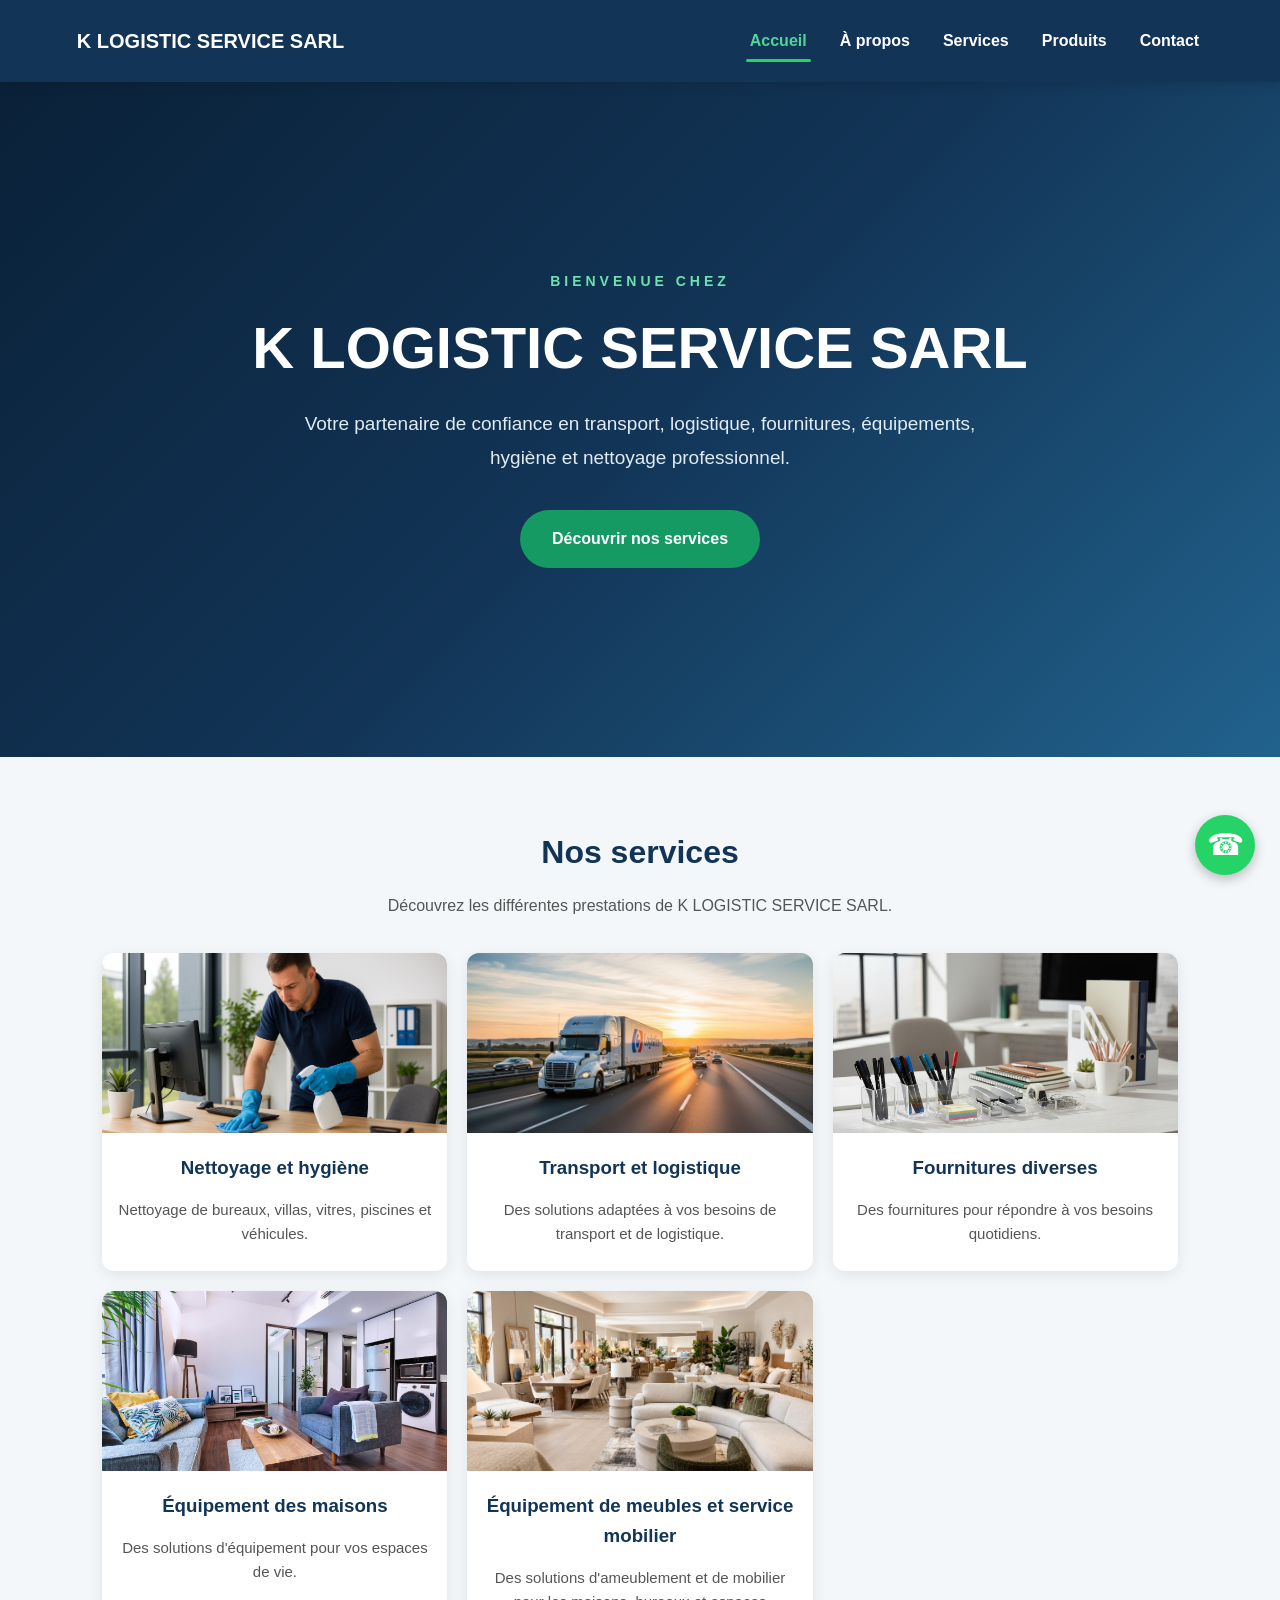
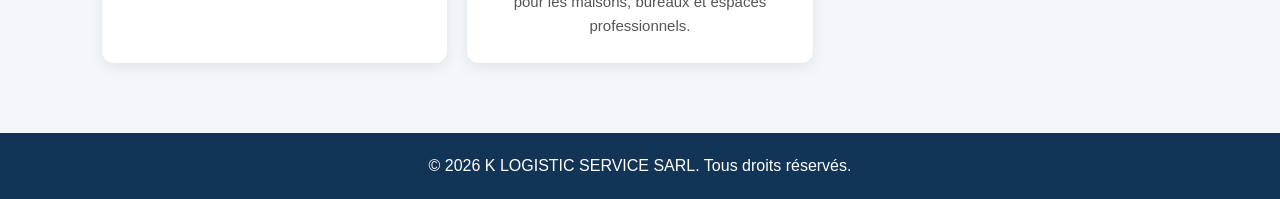
<file: index.html>
<!DOCTYPE html>
<html lang="fr">
<head>
    <meta charset="UTF-8">
    <meta name="viewport" content="width=device-width, initial-scale=1.0">
    <title>K LOGISTIC SERVICE SARL | Accueil</title>
    <link rel="stylesheet" href="styles.css">
</head>

<body>

    <!-- En-tête du site -->
    <header>
        <div class="logo">
            K LOGISTIC SERVICE SARL
        </div>

        <nav>
            <ul>
                <li><a href="index.html" class="active" aria-current="page">Accueil</a></li>
                <li><a href="apropos.html">À propos</a></li>
                <li><a href="services.html">Services</a></li>
                <li><a href="produits.html">Produits</a></li>
                <li><a href="contact.html">Contact</a></li>
            </ul>
        </nav>
    </header>

    <!-- Présentation principale -->
    <main>
        
        <section class="hero">
            <div class="hero-content">

                <span class="hero-label">
                    BIENVENUE CHEZ
                </span>

                <h1>K LOGISTIC SERVICE SARL</h1>

                <p>
                    Votre partenaire de confiance en transport,
                    logistique, fournitures, équipements,
                    hygiène et nettoyage professionnel.
                </p>

                <a href="services.html" class="btn">
                    Découvrir nos services
                </a>

            </div>
        </section>

        
<section class="services">
    <h2>Nos services</h2>

    <p class="services-intro">
        Découvrez les différentes prestations
        de K LOGISTIC SERVICE SARL.
    </p>

    <div class="services-container">

                
        <article class="service-card">
            <img src="images/nettoyage.jpg"
                alt="Nettoyage professionnel">
            <h3>Nettoyage et hygiène</h3>
            <p>
                Nettoyage de bureaux, villas, vitres,
                piscines et véhicules.
            </p>
        </article>

        <article class="service-card">
            <img src="images/transport.jpg"
                alt="Transport et logistique">
            <h3>Transport et logistique</h3>
            <p>
                Des solutions adaptées à vos besoins
                de transport et de logistique.
            </p>
        </article>

        <article class="service-card">
            <img src="images/fournitures.jpg"
                alt="Fournitures diverses">
            <h3>Fournitures diverses</h3>
            <p>
                Des fournitures pour répondre
                à vos besoins quotidiens.
            </p>
        </article>

        <article class="service-card">
            <img src="images/equipements.jpg"
                alt="Équipement des maisons">
            <h3>Équipement des maisons</h3>
            <p>
                Des solutions d'équipement
                pour vos espaces de vie.
            </p>
        </article>
        
        
        <article class="service-card">
            <img src="images/mobilier.jpg"
                alt="Équipement de meubles et service mobilier">

            <h3>Équipement de meubles et service mobilier</h3>

            <p>
                Des solutions d'ameublement et de mobilier
                pour les maisons, bureaux et espaces
                professionnels.
            </p>
        </article>

    </div>
</section>

    </main>

    <!-- Pied de page -->
    <footer>
        <p>&copy; 2026 K LOGISTIC SERVICE SARL.
        Tous droits réservés.</p>
    </footer>

<a
    href="https://wa.me/243858843440?text=Bonjour%2C%20je%20souhaite%20obtenir%20des%20informations."
    class="whatsapp-floating"
    target="_blank"
    rel="noopener noreferrer"
    aria-label="Contacter K LOGISTIC SERVICE SARL sur WhatsApp">
    <span aria-hidden="true">☎</span>
</a>

</body>
</html>
</file>
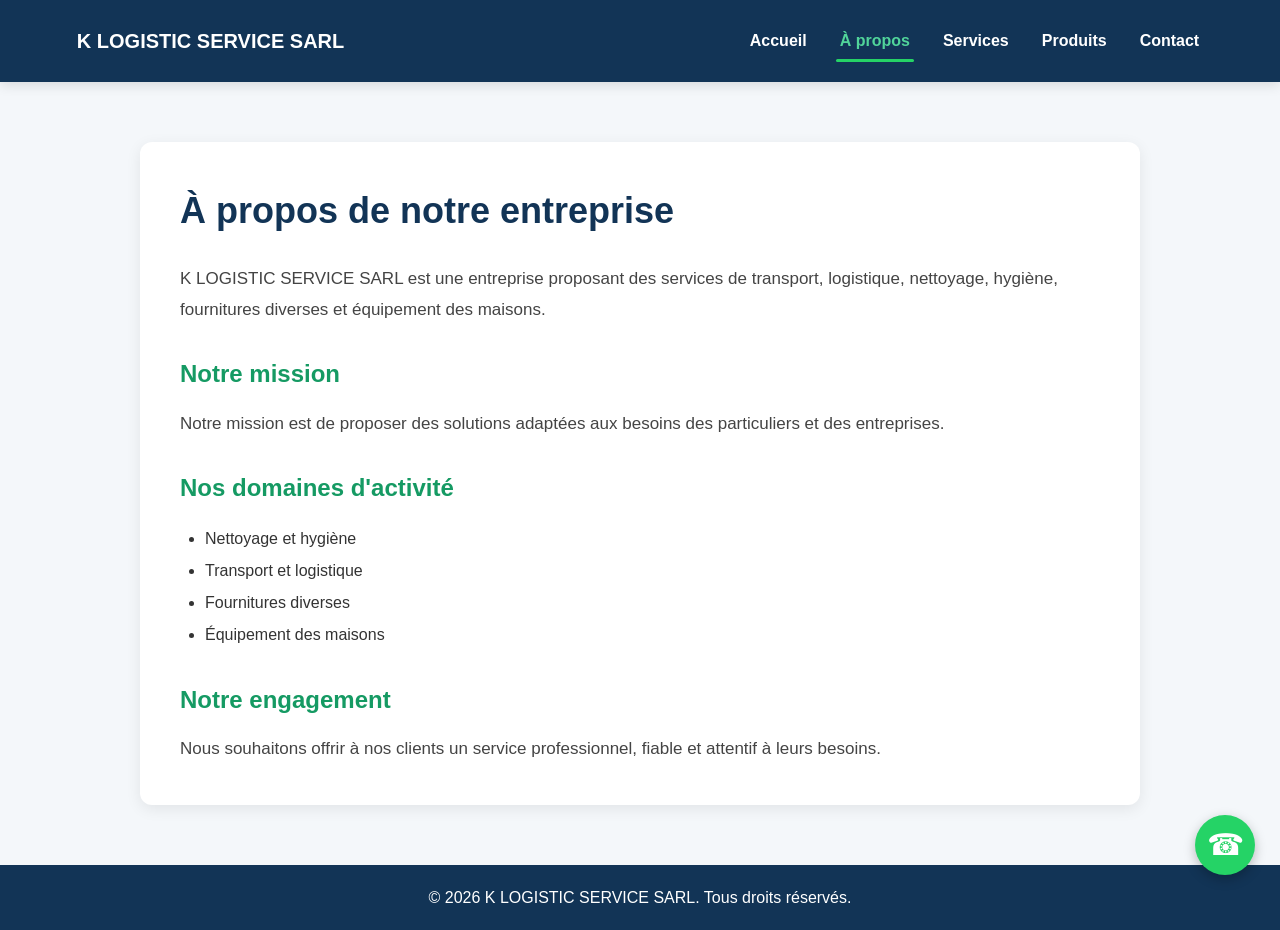
<file: apropos.html>
<!DOCTYPE html>
<html lang="fr">
<head>
    <meta charset="UTF-8">
    <meta name="viewport"
          content="width=device-width, initial-scale=1.0">
    <title>À propos | K LOGISTIC SERVICE SARL</title>
    <link rel="stylesheet" href="styles.css">
</head>

<body>

    <!-- En-tête -->
    <header>
        <div class="logo">
            K LOGISTIC SERVICE SARL
        </div>

        <nav>
            <ul>
                <li><a href="index.html">Accueil</a></li>
                <li><a href="apropos.html"class="active" aria-current="page">À propos</a></li>
                <li><a href="services.html">Services</a></li>
                <li><a href="produits.html">Produits</a></li>
                <li><a href="contact.html">Contact</a></li>
            </ul>
        </nav>
    </header>

    <!-- Présentation de l'entreprise -->
    <main>
        <section class="about">
            <h1>À propos de notre entreprise</h1>

            <p>
                K LOGISTIC SERVICE SARL est une entreprise
                proposant des services de transport,
                logistique, nettoyage, hygiène,
                fournitures diverses et équipement
                des maisons.
            </p>

            <h2>Notre mission</h2>
            <p>
                Notre mission est de proposer des
                solutions adaptées aux besoins
                des particuliers et des entreprises.
            </p>

            <h2>Nos domaines d'activité</h2>
            <ul>
                <li>Nettoyage et hygiène</li>
                <li>Transport et logistique</li>
                <li>Fournitures diverses</li>
                <li>Équipement des maisons</li>
            </ul>

            <h2>Notre engagement</h2>
            <p>
                Nous souhaitons offrir à nos clients
                un service professionnel, fiable
                et attentif à leurs besoins.
            </p>
        </section>
    </main>

    <!-- Pied de page -->
    <footer>
        <p>
            &copy; 2026 K LOGISTIC SERVICE SARL.
            Tous droits réservés.
        </p>
    </footer>

<!-- Bouton WhatsApp flottant -->
<a
    href="https://wa.me/243858843440?text=Bonjour%2C%20je%20souhaite%20obtenir%20des%20informations."
    class="whatsapp-floating"
    target="_blank"
    rel="noopener noreferrer"
    aria-label="Nous contacter sur WhatsApp">
    <span aria-hidden="true">☎</span>
</a>

</body>
</html>
</file>
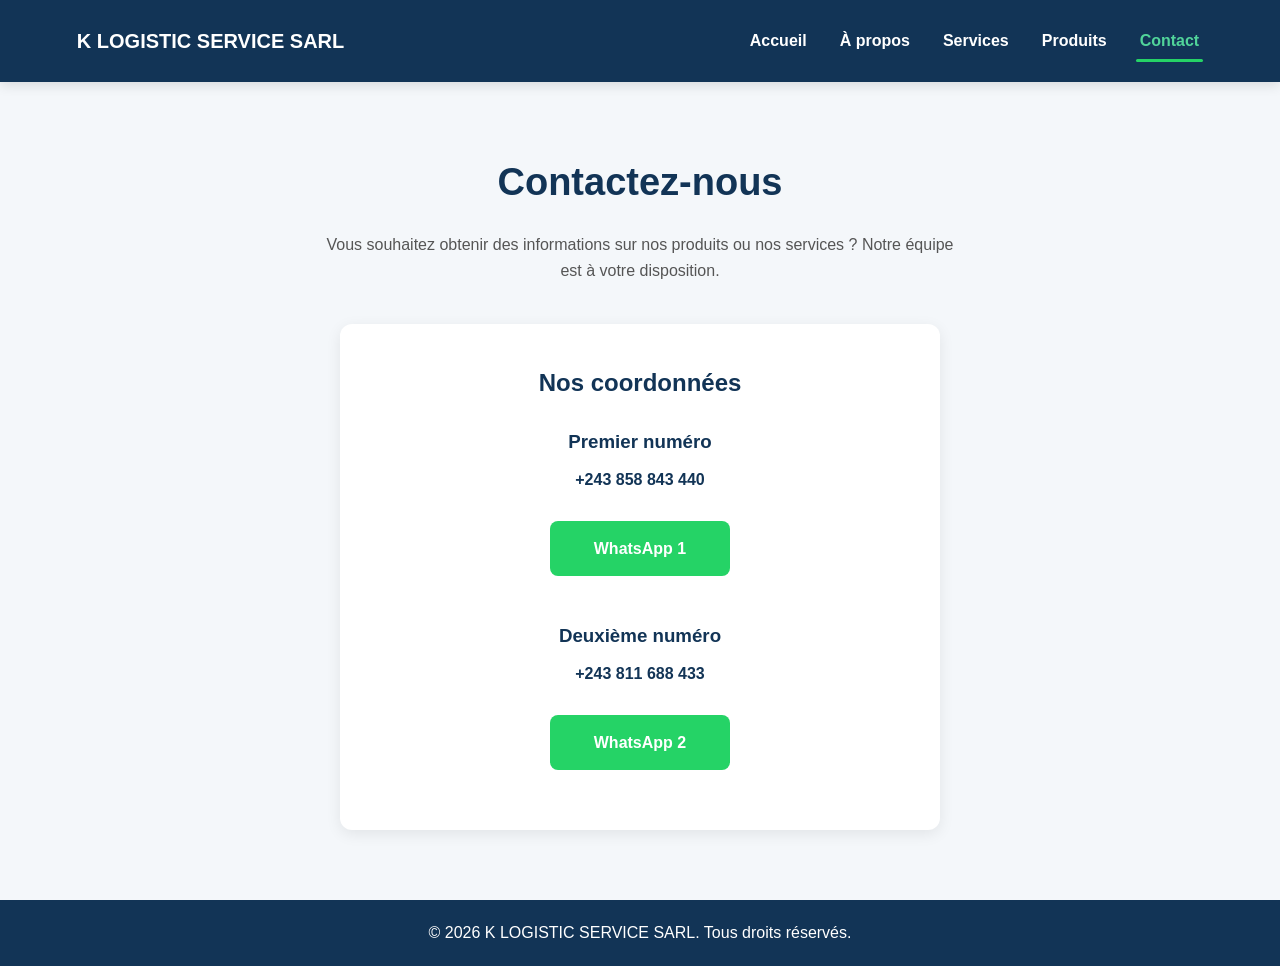
<file: contact.html>
<!DOCTYPE html>
<html lang="fr">
<head>
    <meta charset="UTF-8">
    <meta name="viewport"
          content="width=device-width, initial-scale=1.0">
    <title>Contact | K LOGISTIC SERVICE SARL</title>
    <link rel="stylesheet" href="styles.css">
</head>

<body>

    <header>
        <div class="logo">
            K LOGISTIC SERVICE SARL
        </div>

        <nav>
            <ul>
                <li><a href="index.html">Accueil</a></li>
                <li><a href="apropos.html">À propos</a></li>
                <li><a href="services.html">Services</a></li>
                <li><a href="produits.html">Produits</a></li>
                <li><a href="contact.html"class="active" aria-current="page">Contact</a></li>
            </ul>
        </nav>
    </header>

    <main>
        <section class="contact-page">

            <h1>Contactez-nous</h1>

            <p class="contact-intro">
                Vous souhaitez obtenir des informations
                sur nos produits ou nos services ?
                Notre équipe est à votre disposition.
            </p>

            <div class="contact-card">

                
                <h2>Nos coordonnées</h2>

                <h3>Premier numéro</h3>
                <p>
                    <a href="tel:+243858843440">
                        +243 858 843 440
                    </a>
                </p>

                <a
                    href="https://wa.me/243858843440?text=Bonjour%2C%20je%20souhaite%20obtenir%20des%20informations."
                    class="whatsapp-btn"
                    target="_blank"
                    rel="noopener noreferrer">
                    WhatsApp 1
                </a>

                <h3>Deuxième numéro</h3>
                <p>
                    <a href="tel:+243811688433">
                        +243 811 688 433
                    </a>
                </p>

                <a
                    href="https://wa.me/243811688433?text=Bonjour%2C%20je%20souhaite%20obtenir%20des%20informations."
                    class="whatsapp-btn"
                    target="_blank"
                    rel="noopener noreferrer">
                    WhatsApp 2
                </a>

            </div>

        </section>
    </main>

    <footer>
        <p>
            &copy; 2026 K LOGISTIC SERVICE SARL.
            Tous droits réservés.
        </p>
    </footer>

</body>
</html>
</file>
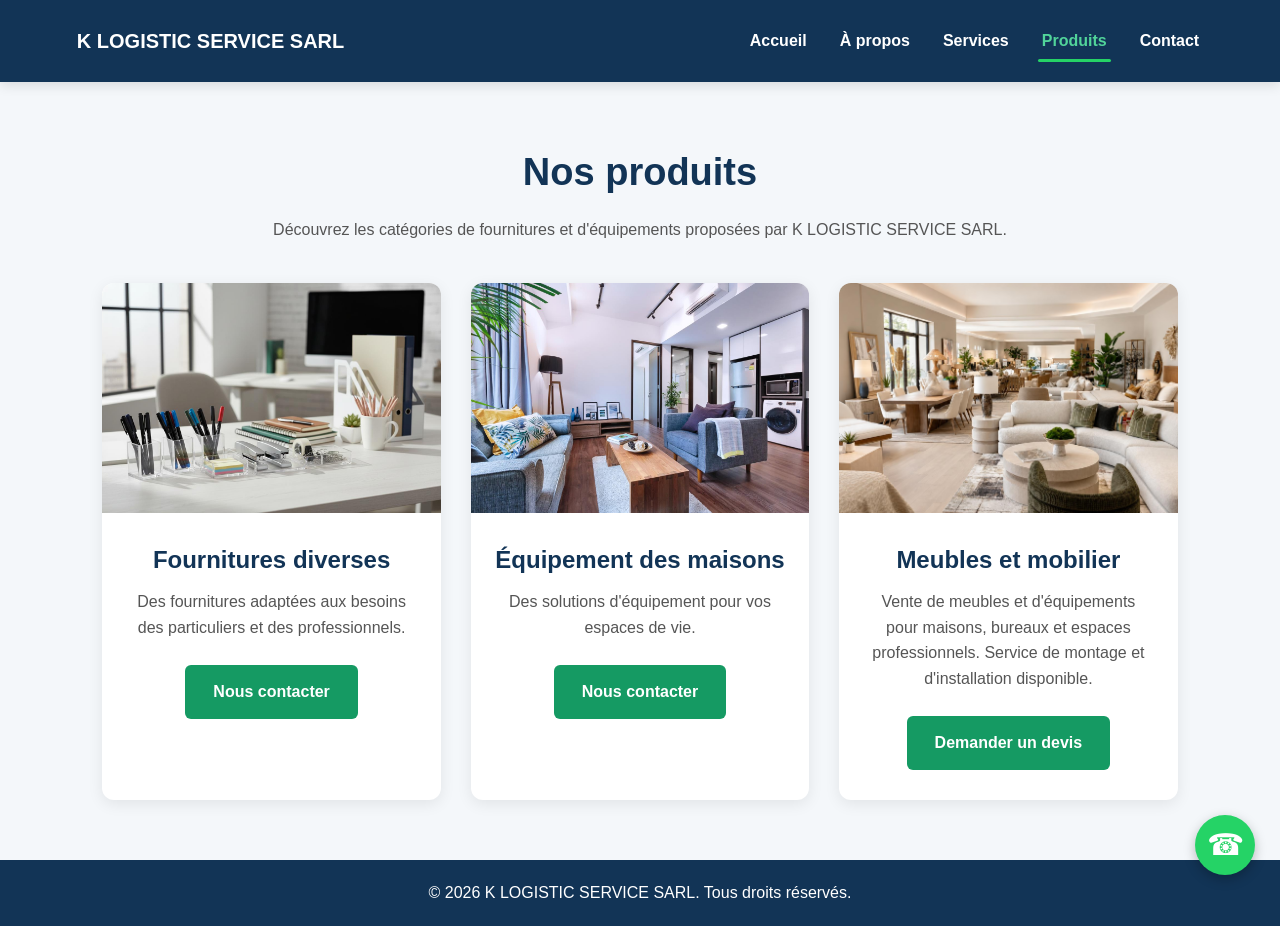
<file: produits.html>
<!DOCTYPE html>
<html lang="fr">
<head>
    <meta charset="UTF-8">
    <meta name="viewport"
          content="width=device-width, initial-scale=1.0">
    <title>Nos produits | K LOGISTIC SERVICE SARL</title>
    <link rel="stylesheet" href="styles.css">
</head>
<body>

    <header>
        <div class="logo">K LOGISTIC SERVICE SARL</div>

        <nav>
            <ul>
                <li><a href="index.html">Accueil</a></li>
                <li><a href="apropos.html">À propos</a></li>
                <li><a href="services.html">Services</a></li>
                <li><a href="produits.html"class="active" aria-current="page">Produits</a></li>
                <li><a href="contact.html">Contact</a></li>
            </ul>
        </nav>
    </header>

    <main>
        <section class="products-page">

            <h1>Nos produits</h1>

            <p class="products-intro">
                Découvrez les catégories de fournitures
                et d'équipements proposées par
                K LOGISTIC SERVICE SARL.
            </p>

            <div class="products-grid">

                <article class="product-card">
                    <img src="images/fournitures.jpg"
                         alt="Fournitures diverses">

                    <h2>Fournitures diverses</h2>

                    <p>
                        Des fournitures adaptées aux
                        besoins des particuliers
                        et des professionnels.
                    </p>

                    <a href="contact.html" class="btn">
                        Nous contacter
                    </a>
                </article>

                <article class="product-card">
                    <img src="images/equipements.jpg"
                         alt="Équipement des maisons">

                    <h2>Équipement des maisons</h2>

                    <p>
                        Des solutions d'équipement
                        pour vos espaces de vie.
                    </p>

                    <a href="contact.html" class="btn">
                        Nous contacter
                    </a>
                </article>
                
                <article class="product-card">
                    <img src="images/mobilier.jpg"
                        alt="Meubles et mobilier">

                    <h2>Meubles et mobilier</h2>

                    <p>
                        Vente de meubles et d'équipements
                        pour maisons, bureaux et
                        espaces professionnels.
                        Service de montage et
                        d'installation disponible.
                    </p>

                    <a href="contact.html" class="btn">
                        Demander un devis
                    </a>
                </article>


            </div>
        </section>
    </main>

    <footer>
        <p>
            &copy; 2026 K LOGISTIC SERVICE SARL.
            Tous droits réservés.
        </p>
    </footer>

<!-- Bouton WhatsApp flottant -->
<a
    href="https://wa.me/243858843440?text=Bonjour%2C%20je%20souhaite%20obtenir%20des%20informations."
    class="whatsapp-floating"
    target="_blank"
    rel="noopener noreferrer"
    aria-label="Nous contacter sur WhatsApp">
    <span aria-hidden="true">☎</span>
</a>

</body>
</html>
</file>
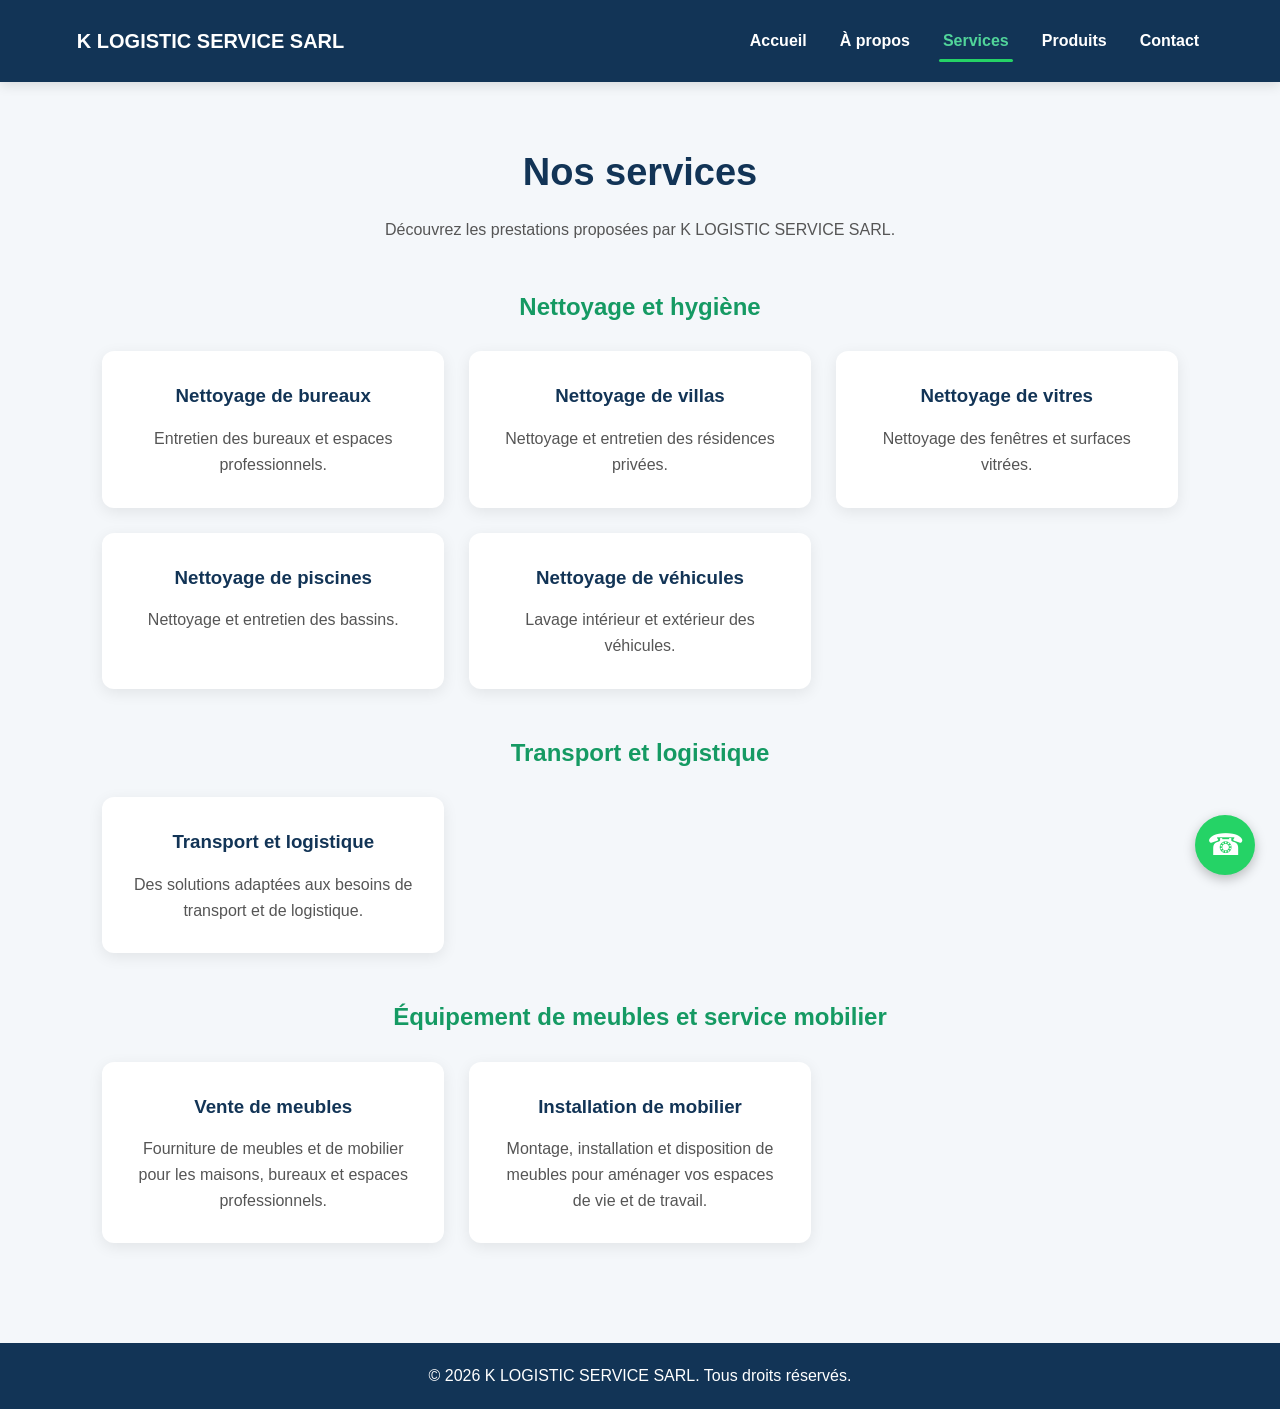
<file: services.html>
<!DOCTYPE html>
<html lang="fr">
<head>
    <meta charset="UTF-8">
    <meta name="viewport"
          content="width=device-width, initial-scale=1.0">
    <title>Nos services | K LOGISTIC SERVICE SARL</title>
    <link rel="stylesheet" href="styles.css">
</head>

<body>

    <header>
        <div class="logo">
            K LOGISTIC SERVICE SARL
        </div>

        <nav>
            <ul>
                <li><a href="index.html">Accueil</a></li>
                <li><a href="apropos.html">À propos</a></li>
                <li><a href="services.html"class="active" aria-current="page">Services</a></li>
                <li><a href="produits.html">Produits</a></li>
                <li><a href="contact.html">Contact</a></li>
            </ul>
        </nav>
    </header>

    <main>

        <section class="services-page">
            <h1>Nos services</h1>
            <p>
                Découvrez les prestations proposées
                par K LOGISTIC SERVICE SARL.
            </p>

            <h2>Nettoyage et hygiène</h2>

            <div class="services-grid">

                <article class="service-detail">
                    <h3>Nettoyage de bureaux</h3>
                    <p>
                        Entretien des bureaux et
                        espaces professionnels.
                    </p>
                </article>

                <article class="service-detail">
                    <h3>Nettoyage de villas</h3>
                    <p>
                        Nettoyage et entretien
                        des résidences privées.
                    </p>
                </article>

                <article class="service-detail">
                    <h3>Nettoyage de vitres</h3>
                    <p>
                        Nettoyage des fenêtres
                        et surfaces vitrées.
                    </p>
                </article>

                <article class="service-detail">
                    <h3>Nettoyage de piscines</h3>
                    <p>
                        Nettoyage et entretien
                        des bassins.
                    </p>
                </article>

                <article class="service-detail">
                    <h3>Nettoyage de véhicules</h3>
                    <p>
                        Lavage intérieur et extérieur
                        des véhicules.
                    </p>
                </article>

            </div>

            <h2>Transport et logistique</h2>

            <div class="services-grid">
                <article class="service-detail">
                    <h3>Transport et logistique</h3>
                    <p>
                        Des solutions adaptées
                        aux besoins de transport
                        et de logistique.
                    </p>
                </article>
            </div>

            
            <h2>Équipement de meubles et service mobilier</h2>

            <div class="services-grid">

                <article class="service-detail">
                    <h3>Vente de meubles</h3>
                    <p>
                        Fourniture de meubles et de mobilier
                        pour les maisons, bureaux et
                        espaces professionnels.
                    </p>
                </article>

                <article class="service-detail">
                    <h3>Installation de mobilier</h3>
                    <p>
                        Montage, installation et disposition
                        de meubles pour aménager vos
                        espaces de vie et de travail.
                    </p>
                </article>

            </div>


        </section>

    </main>

    <footer>
        <p>
            &copy; 2026 K LOGISTIC SERVICE SARL.
            Tous droits réservés.
        </p>
    </footer>

<!-- Bouton WhatsApp flottant -->
<a
    href="https://wa.me/243858843440?text=Bonjour%2C%20je%20souhaite%20obtenir%20des%20informations."
    class="whatsapp-floating"
    target="_blank"
    rel="noopener noreferrer"
    aria-label="Nous contacter sur WhatsApp">
    <span aria-hidden="true">☎</span>
</a>

</body>
</html>
</file>
<file: styles.css>
/* Configuration générale */
* {
    margin: 0;
    padding: 0;
    box-sizing: border-box;
}

body {
    font-family: Arial, sans-serif;
    background-color: #f4f7fa;
    color: #333;
    line-height: 1.6;
}

/* En-tête */
header {
    background-color: #123456;
    color: white;
    padding: 20px 6%;
    display: flex;
    justify-content: space-between;
    align-items: center;
    gap: 20px;
}

.logo {
    font-size: 20px;
    font-weight: bold;
}

/* Menu de navigation */
nav ul {
    display: flex;
    list-style: none;
    gap: 25px;
}

nav a {
    color: white;
    text-decoration: none;
    font-weight: bold;
}

nav a:hover {
    color: #51d49a;
}

/* Section principale */
.hero {
    min-height: 65vh;
    padding: 100px 8%;
    text-align: center;
    display: flex;
    flex-direction: column;
    justify-content: center;
    align-items: center;
    background: linear-gradient(
        135deg, #123456, #2670a4
    );
    color: white;
}

.hero h1 {
    font-size: 42px;
    margin-bottom: 20px;
}

.hero p {
    font-size: 19px;
    max-width: 700px;
    margin-bottom: 30px;
}

/* Bouton */
.btn {
    display: inline-block;
    padding: 14px 28px;
    background-color: #159a63;
    color: white;
    text-decoration: none;
    border-radius: 6px;
    font-weight: bold;
}

.btn:hover {
    background-color: #10794e;
}

/* Pied de page */
footer {
    background-color: #123456;
    color: white;
    text-align: center;
    padding: 20px;
}

/* Adaptation aux téléphones */
@media (max-width: 768px) {
    header {
        flex-direction: column;
        text-align: center;
    }

    nav ul {
        flex-wrap: wrap;
        justify-content: center;
        gap: 15px;
    }

    .hero {
        padding: 70px 5%;
    }

    .hero h1 {
        font-size: 30px;
    }
}

/* Section des services */
.services {
    padding: 70px 8%;
    text-align: center;
    background-color: #f4f7fa;
}

.services h2 {
    font-size: 32px;
    color: #123456;
    margin-bottom: 15px;
}

.services-intro {
    margin-bottom: 35px;
    color: #555;
}

.services-container {
    display: grid;
    grid-template-columns: repeat(4, 1fr);
    gap: 20px;
}

.service-card {
    background-color: white;
    padding: 30px 20px;
    border-radius: 12px;
    box-shadow: 0 4px 15px rgba(0,0,0,0.08);
    transition: transform 0.3s;
}

.service-card:hover {
    transform: translateY(-8px);
}

.service-card h3 {
    color: #123456;
    margin-bottom: 15px;
}

.service-card p {
    color: #555;
    font-size: 15px;
}

@media (max-width: 900px) {
    .services-container {
        grid-template-columns: repeat(2, 1fr);
    }
}

@media (max-width: 500px) {
    .services-container {
        grid-template-columns: 1fr;
    }
}

/* Images des cartes de services */
.service-card {
    overflow: hidden;
    padding: 0 0 25px;
}

.service-card img {
    width: 100%;
    height: 180px;
    object-fit: cover;
    display: block;
    margin-bottom: 20px;
}

.service-card h3 {
    padding: 0 15px;
}

.service-card p {
    padding: 0 15px;
}

/* Page À propos */

.about {
    max-width: 1000px;
    margin: 60px auto;
    padding: 40px;
    background-color: white;
    border-radius: 12px;
    box-shadow: 0 4px 15px rgba(0, 0, 0, 0.08);
}

.about h1 {
    color: #123456;
    font-size: 36px;
    margin-bottom: 25px;
}

.about h2 {
    color: #159a63;
    margin-top: 30px;
    margin-bottom: 15px;
}

.about p {
    font-size: 17px;
    line-height: 1.8;
    color: #444;
}

.about ul {
    padding-left: 25px;
    line-height: 2;
}

@media (max-width: 768px) {
    .about {
        margin: 20px;
        padding: 25px;
    }

    .about h1 {
        font-size: 28px;
    }
}

/* Page Services */

.services-page {
    padding: 60px 8%;
    text-align: center;
}

.services-page h1 {
    font-size: 38px;
    color: #123456;
    margin-bottom: 15px;
}

.services-page > p {
    margin-bottom: 40px;
    color: #555;
}

.services-page h2 {
    color: #159a63;
    margin: 45px 0 25px;
}

.services-grid {
    display: grid;
    grid-template-columns: repeat(3, 1fr);
    gap: 25px;
    margin-bottom: 40px;
}

.service-detail {
    background: white;
    padding: 30px;
    border-radius: 12px;
    box-shadow: 0 4px 15px rgba(0,0,0,0.08);
    transition: transform 0.3s;
}

.service-detail:hover {
    transform: translateY(-6px);
}

.service-detail h3 {
    color: #123456;
    margin-bottom: 15px;
}

.service-detail p {
    color: #555;
}

@media (max-width: 900px) {
    .services-grid {
        grid-template-columns: repeat(2, 1fr);
    }
}

@media (max-width: 600px) {
    .services-grid {
        grid-template-columns: 1fr;
    }
}

/* Page Produits */

.products-page {
    padding: 60px 8%;
    text-align: center;
}

.products-page h1 {
    font-size: 38px;
    color: #123456;
    margin-bottom: 15px;
}

.products-intro {
    color: #555;
    margin-bottom: 40px;
}

.products-grid {
    display: grid;
    grid-template-columns: repeat(2, 1fr);
    gap: 30px;
    max-width: 1000px;
    margin: 0 auto;
}

.product-card {
    background: white;
    border-radius: 12px;
    overflow: hidden;
    padding-bottom: 30px;
    box-shadow: 0 4px 15px rgba(0,0,0,0.08);
}

.product-card img {
    width: 100%;
    height: 230px;
    object-fit: cover;
}

.product-card h2 {
    color: #123456;
    margin: 20px 15px 10px;
}

.product-card p {
    color: #555;
    padding: 0 25px;
    margin-bottom: 25px;
}

@media (max-width: 650px) {
    .products-grid {
        grid-template-columns: 1fr;
    }
}

/* Page Contact */

.contact-page {
    padding: 70px 8%;
    text-align: center;
    min-height: 70vh;
}

.contact-page h1 {
    font-size: 38px;
    color: #123456;
    margin-bottom: 20px;
}

.contact-intro {
    color: #555;
    max-width: 650px;
    margin: 0 auto 40px;
}

.contact-card {
    background: white;
    max-width: 600px;
    margin: 0 auto;
    padding: 40px 25px;
    border-radius: 12px;
    box-shadow: 0 4px 15px rgba(0,0,0,0.08);
}

.contact-card h2 {
    color: #123456;
    margin-bottom: 25px;
}

.contact-card p {
    margin-bottom: 18px;
}

.contact-card a:not(.whatsapp-btn) {
    color: #123456;
    text-decoration: none;
}

.whatsapp-btn {
    display: inline-block;
    background-color: #25D366;
    color: white;
    padding: 15px 25px;
    border-radius: 8px;
    text-decoration: none;
    font-weight: bold;
    margin-top: 20px;
    transition: background-color 0.3s;
}

.whatsapp-btn:hover {
    background-color: #128C7E;
}

@media (max-width: 600px) {
    .contact-page {
        padding: 40px 5%;
    }

    .contact-page h1 {
        font-size: 30px;
    }
}

/* Bouton WhatsApp flottant */

.whatsapp-floating {
    position: fixed;
    bottom: 25px;
    right: 25px;
    width: 60px;
    height: 60px;
    background-color: #25D366;
    color: white;
    border-radius: 50%;
    display: flex;
    justify-content: center;
    align-items: center;
    font-size: 30px;
    text-decoration: none;
    box-shadow: 0 4px 12px rgba(0,0,0,0.25);
    z-index: 1000;
    transition: transform 0.3s;
}

.whatsapp-floating:hover {
    transform: scale(1.1);
}

.whatsapp-floating:focus-visible {
    outline: 3px solid #123456;
    outline-offset: 4px;
}

/* PHASE 2 : Navigation professionnelle */

header {
    position: sticky;
    top: 0;
    z-index: 100;
    box-shadow: 0 3px 12px rgba(0, 0, 0, 0.12);
}

nav a {
    display: inline-block;
    padding: 8px 4px;
    position: relative;
    transition: color 0.3s ease;
}

nav a::after {
    content: "";
    position: absolute;
    bottom: 0;
    left: 0;
    width: 0;
    height: 3px;
    background-color: #25D366;
    border-radius: 3px;
    transition: width 0.3s ease;
}

nav a:hover::after,
nav a.active::after {
    width: 100%;
}

nav a.active {
    color: #51d49a;
}

@media (prefers-reduced-motion: reduce) {
    nav a,
    nav a::after {
        transition: none;
    }
}

/* PHASE 2 : Accueil moderne */

.hero {
    min-height: 75vh;
    padding: 100px 8%;
    background: linear-gradient(
        135deg,
        #0a2138 0%,
        #123456 50%,
        #21628d 100%
    );
    display: flex;
    justify-content: center;
    align-items: center;
    text-align: center;
    color: white;
}

.hero-content {
    max-width: 850px;
    animation: heroFade 1s ease-out both;
}

.hero-label {
    display: block;
    color: #6ce2ae;
    font-size: 14px;
    font-weight: bold;
    letter-spacing: 4px;
    margin-bottom: 20px;
}

.hero h1 {
    font-size: clamp(32px, 5vw, 58px);
    line-height: 1.2;
    margin-bottom: 25px;
}

.hero p {
    font-size: 19px;
    color: #e1ebf4;
    line-height: 1.8;
    margin: 0 auto 35px;
}

.hero .btn {
    padding: 16px 32px;
    border-radius: 30px;
    transition: transform 0.3s,
                background-color 0.3s;
}

.hero .btn:hover {
    transform: translateY(-4px);
    background-color: #10794e;
}

@keyframes heroFade {
    from {
        opacity: 0;
        transform: translateY(25px);
    }
    to {
        opacity: 1;
        transform: translateY(0);
    }
}

@media (prefers-reduced-motion: reduce) {
    .hero-content {
        animation: none;
    }
}

/* Disposition des cinq catégories */

.services-container {
    grid-template-columns: repeat(3, 1fr);
}

@media (max-width: 900px) {
    .services-container {
        grid-template-columns: repeat(2, 1fr);
    }
}

@media (max-width: 500px) {
    .services-container {
        grid-template-columns: 1fr;
    }
}

/* Trois catégories de produits */

.products-grid {
    grid-template-columns: repeat(3, 1fr);
    max-width: 1200px;
}

@media (max-width: 900px) {
    .products-grid {
        grid-template-columns: repeat(2, 1fr);
    }
}

@media (max-width: 600px) {
    .products-grid {
        grid-template-columns: 1fr;
    }
}

/* Deux boutons WhatsApp */

.contact-card .whatsapp-btn {
    display: inline-block;
    min-width: 180px;
    margin: 10px 0 20px;
    text-align: center;
}

.contact-card h3 {
    color: #123456;
    margin-top: 25px;
    margin-bottom: 10px;
}

.contact-card a:not(.whatsapp-btn) {
    font-weight: bold;
}
</file>
